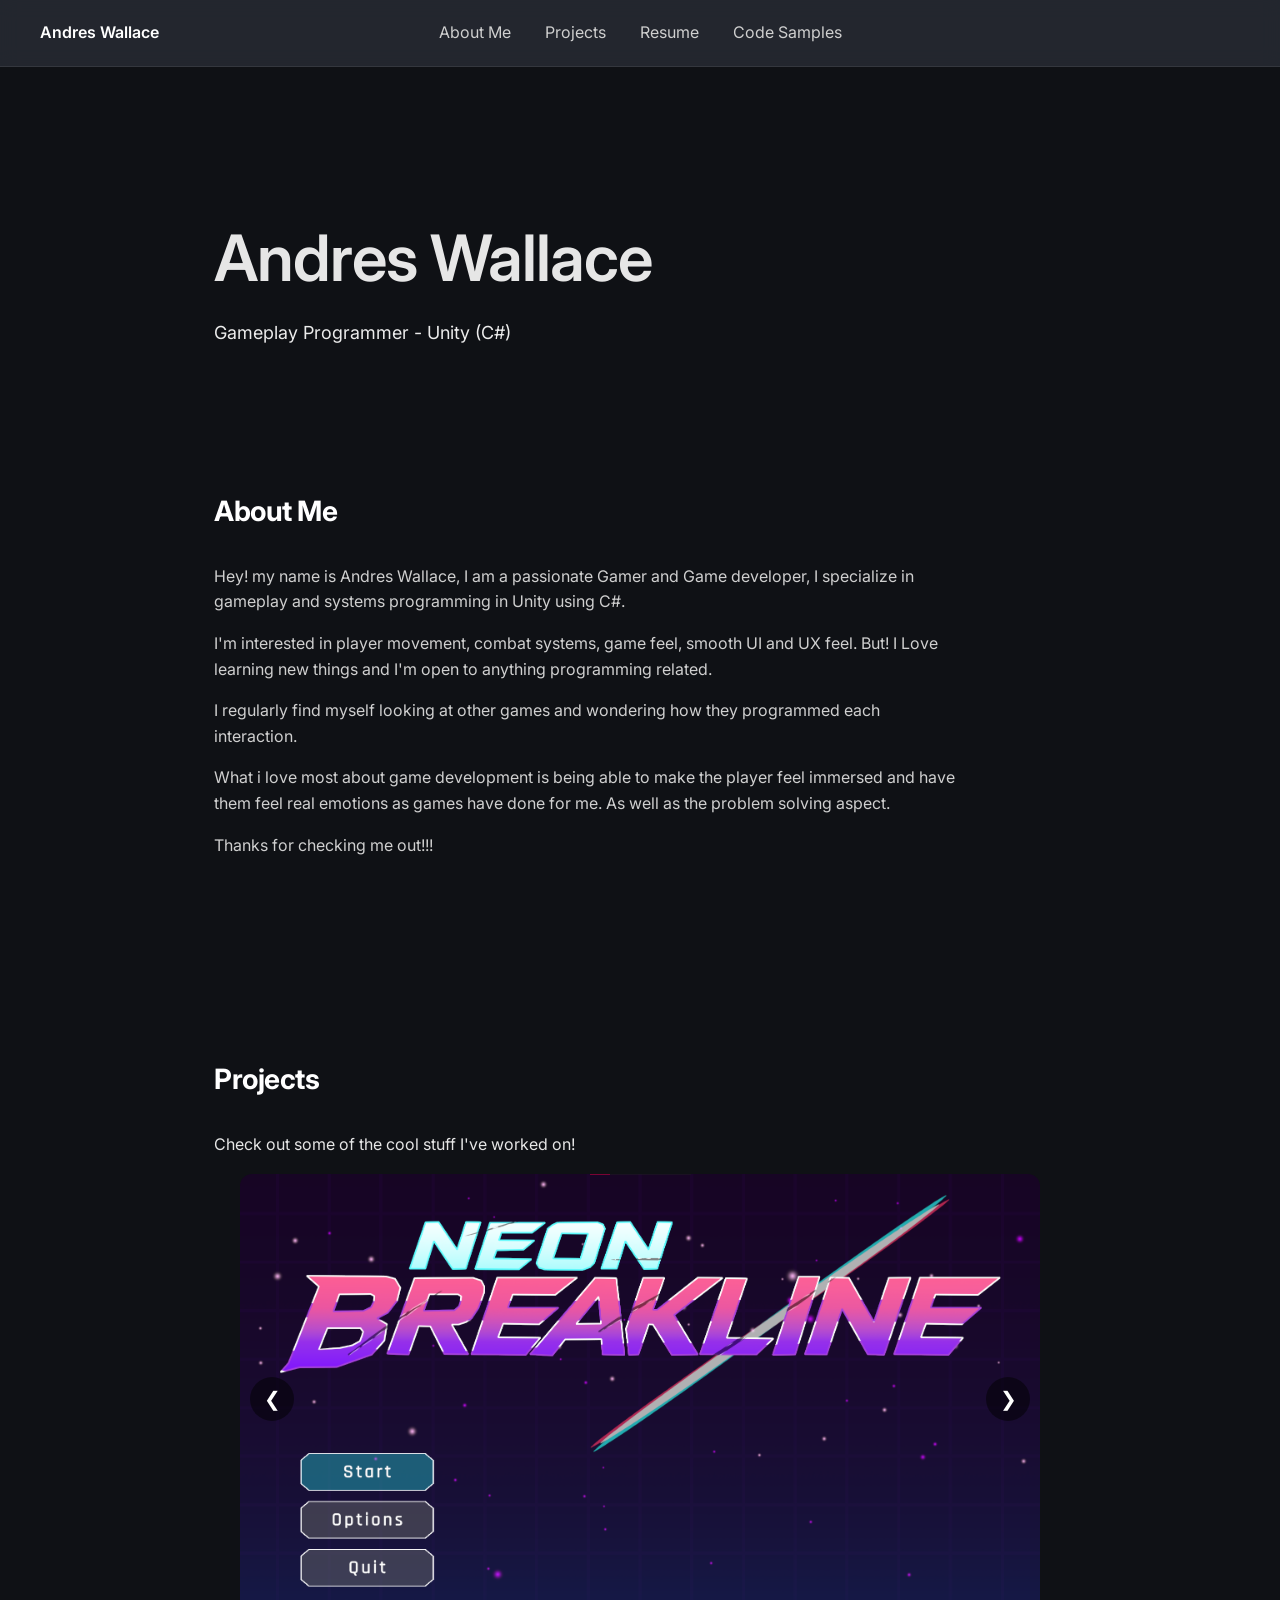
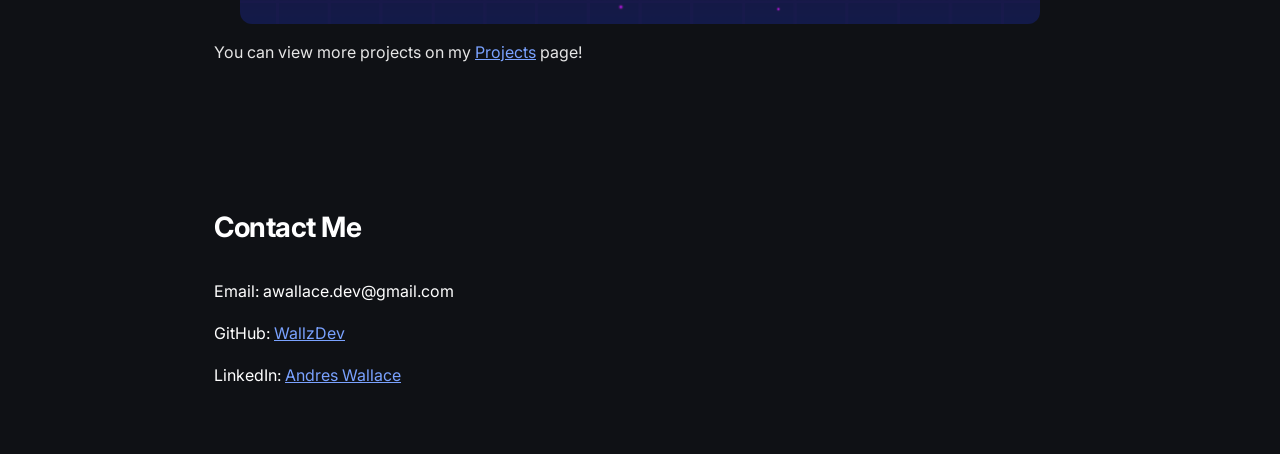
<file: index.html>
<!DOCTYPE html>
<html lang="en">

<nav class="navbar">
  <div class="logo">Andres Wallace</div>

  <div class="links">
    <a href="index.html">About Me</a>
    <a href="projects.html">Projects</a>
    <a href="resume.html">Resume</a>
    <a href="code.html">Code Samples</a>
  </div>
</nav>

<head>
  <meta charset="UTF-8">
  <title>Andres Wallace - Gameplay Programmer</title>
  <link href="https://fonts.googleapis.com/css2?family=Inter:wght@400;600&display=swap" rel="stylesheet">
  <link rel="stylesheet" href="style.css">
</head>
<body>

  <section class="hero">
    <h1>Andres Wallace</h1>
    <p>Gameplay Programmer - Unity (C#)</p>
  </section>

  <section class="about">
    <h2>About Me</h2>
    <p>
      Hey! my name is Andres Wallace, I am a passionate Gamer and Game developer, I specialize in gameplay and systems programming in Unity using C#. </p>

      <p>I'm interested in player movement, combat systems, game feel, smooth UI and UX feel. But! I Love learning new things and I'm open to anything programming related.</p>

      <p>I regularly find myself looking at other games and wondering how they programmed each interaction.</p>

      <p>What i love most about game development is being able to make the player feel immersed and have them feel real emotions as games have done for me.
        As well as the problem solving aspect.
      </p>

      <p>Thanks for checking me out!!!
    </p>
  </section>

  <section class="mini-projects">
    <h2>Projects</h2>

    <p>Check out some of the cool stuff I've worked on!</p>
    
    <div class="carousel">

      <button class="arrow left" onclick="prevSlide()">❮</button>
      <div class="carousel-track">
        <img src="images/Project1.png" class="slide active">
        <img src="images/Project2.png" class="slide">
        <img src="images/Project3.png" class="slide">
      </div>
      <button class="arrow right" onclick="nextSlide()">❯</button>
    </div>
    <p>You can view more projects on my <a href="projects.html">Projects</a> page!</p>
  </section>

  <section class="contact">
    <h2>Contact Me</h2>
    <p>Email: awallace.dev@gmail.com</p>
    <p>GitHub: <a href="https://github.com/WallzDev">WallzDev</a></p>
    <p>LinkedIn: <a href="https://www.linkedin.com/in/andres-wallace-a953593b2">Andres Wallace</a></p>
  </section>

</body>

</html>

<script>
let currentSlide = 0;
const slides = document.querySelectorAll(".slide");

function showSlide(index) {
  slides.forEach(slide => slide.classList.remove("active"));
  slides[index].classList.add("active");
}

function nextSlide() {
  currentSlide = (currentSlide + 1) % slides.length;
  showSlide(currentSlide);
}

function prevSlide() {
  currentSlide = (currentSlide - 1 + slides.length) % slides.length;
  showSlide(currentSlide);
}
</script>
</file>
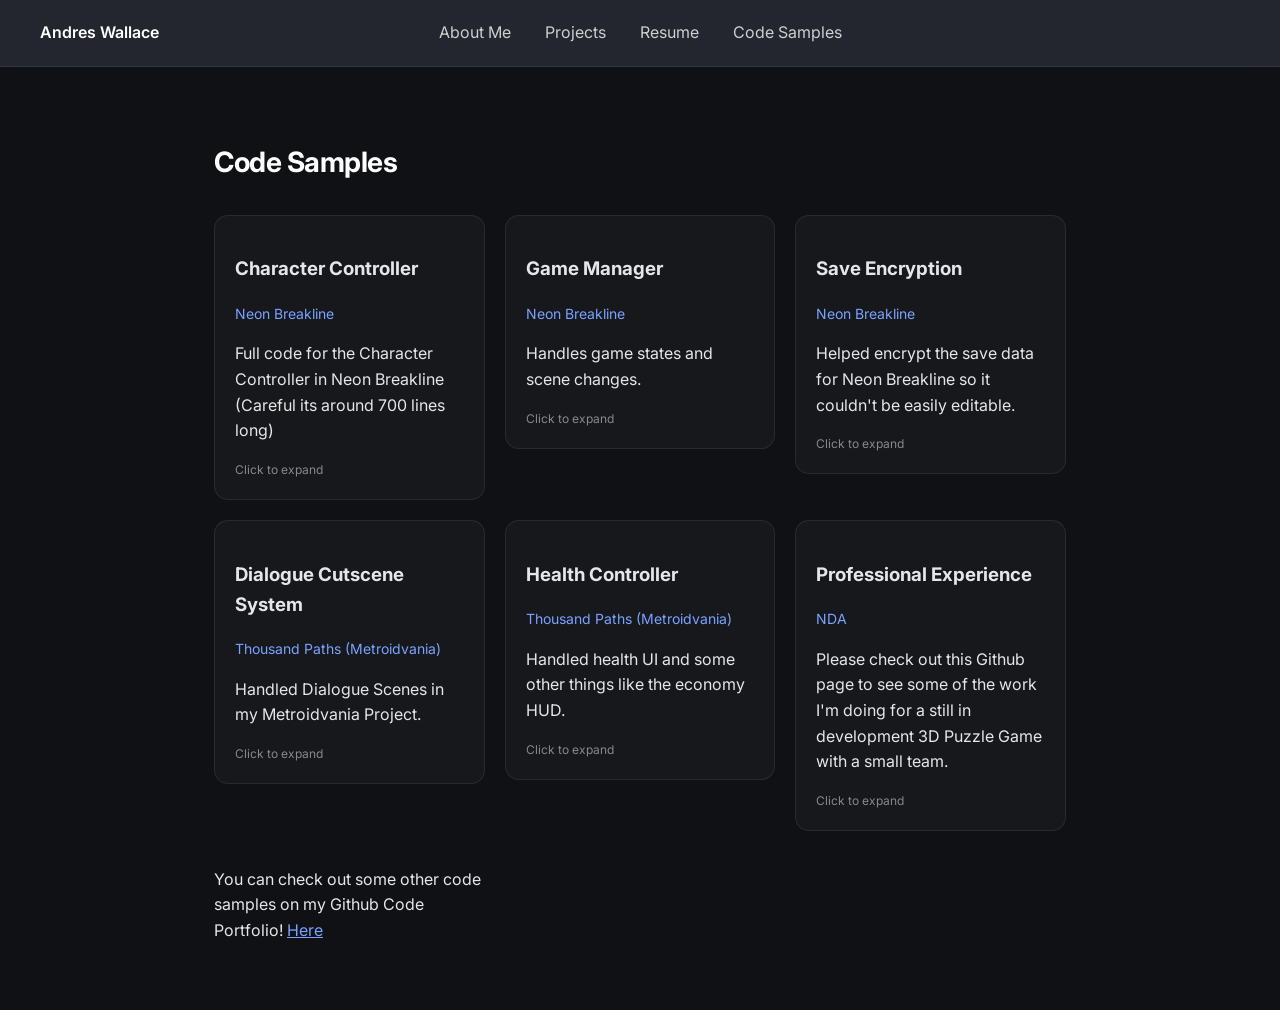
<file: code.html>
<!DOCTYPE html>
<html lang="en">

<nav class="navbar">
  <div class="logo">Andres Wallace</div>

  <div class="links">
    <a href="index.html">About Me</a>
    <a href="projects.html">Projects</a>
    <a href="resume.html">Resume</a>
    <a href="code.html">Code Samples</a>
  </div>
</nav>

<head>
  <meta charset="UTF-8">
  <title>Code Samples</title>

  <link href="https://fonts.googleapis.com/css2?family=Inter:wght@400;600&display=swap" rel="stylesheet">
  <link rel="stylesheet" href="style.css">
</head>

<section>
  <h2>Code Samples</h2>

  <div class="code-grid">

    <div class="code-card" onclick="toggleCard(this)">
      <h3>Character Controller</h3>
      <p class="code-subtitle">Neon Breakline</p>
      <p>
        Full code for the Character Controller in Neon Breakline (Careful its around 700 lines long)
      </p>
      <span class="expand-indicator">Click to expand</span>

      <div class="code-content">
        <pre><code>
using System.Collections;
using Unity.Cinemachine;
using UnityEngine;
using UnityEngine.InputSystem;

public class PlayerController : MonoBehaviour
{
    //RULE: the player ALWAYS moves forward
    //There is NO input that stops or reverses movement

    public static PlayerController Instance;

    [Header("Player Stats")]
    public bool advance = true;
    public bool levelFinished = false;
    public int maxHealth = 3;
    public int currentHealth;
    [HideInInspector] public enum SpeedTier { Base, Lv1, Lv2, Lv3 }
    public SpeedTier speedTier = SpeedTier.Base;
    public bool playerDied = false;

    [Header("Forward Movement Settings")]
    public float baseSpeed = 5f;
    public float lv1Speed = 7f;
    public float lv2Speed = 9f;
    public float lv3Speed = 12f;

    public float baseAnimSpeed = .8f;
    public float lv1AnimSpeed = 1f;
    public float lv2AnimSpeed = 1.1f;
    public float lv3AnimSpeed = 1.2f;

    [Header("Jump Settings")]
    public float jumpForce = 8f;
    public Transform groundCheck;
    [SerializeField] private float groundCheckY = 0.2f;
    [SerializeField] private float groundCheckX = 0.5f;
    public LayerMask groundLayer;
    public bool isGrounded;
    
    [Header("Jump Assist")]
    [SerializeField] private float coyoteTime = 0.1f;
    [SerializeField] private float jumpBufferTime = 0.1f;
    private float coyoteTimeCounter;
    private float jumpBufferCounter;

    [Header("Slide Settings")]
    public float slideDuration = 1f;

    [Header("Attack Settings")]
    public GameObject attackHitbox;
    public float attackCooldown = 0.25f;
    private float lastAttackTime;
    public GameObject slashFX;
    [SerializeField] private float attackBufferTime = .1f;
    private float attackBufferCounter;

    [Header("Parry Settings")]
    public GameObject parryHitbox;
    public float parryAnimDuration = 0.12f;
    public float parrySpeedMultiplier = 0.5f;

    [Header("Pushback Settings")]
    public float pushbackForce = 6f;
    public float pushbackDuration = 0.2f;
    private Coroutine pushbackCoroutine;

    [Header("Hitstop Settings")]
    public float hitstopDuration = 0.07f;
    public float parryHitstopDuration = 0.1f;
    public bool isInHitstop = false;

    [Header("Screen Shake Settings")]
    public CinemachineImpulseSource wallHitImpulseSource;
    public CinemachineImpulseSource parryImpulseSource;
    public CinemachineImpulseSource attackImpulseSource;

    [Header("Camera Settings")]
    public float baseFOV = 40f;
    public float lv1FOV = 41f;
    public float lv2FOV = 43f;
    public float lv3FOV = 45f;

    [Header("Particles")]
    public ParticleSystem parryParticles;
    public ParticleSystem jumpParticles;
    public ParticleSystem bloodParticles;
    

    #region Input Actions
    private PlayerInput playerInput;
    private InputAction jumpAction;
    private InputAction attackAction;
    private InputAction parryAction;
    private InputAction crouchAction;
#endregion
    #region Input Bools
    public bool JumpJustPressed { get; private set; }
    public bool JumpBeingHeld { get; private set; }
    public bool JumpReleased { get; private set; }
    public bool AttackInput { get; private set; }
    public bool ParryInput { get; private set; }
    public bool CrouchInput { get; private set; }
    #endregion


    [HideInInspector] public Rigidbody2D rb;
    [HideInInspector] public Animator anim;
    [HideInInspector] public AudioSource audsrc;
    [HideInInspector] public PlayerStates pState;
    [HideInInspector] public AudioManager audioManager;


    void Awake()
    {

        if (Instance != null && Instance != this)
        {
            Destroy(gameObject);
        }
        else
        {
            Instance = this;
        }
        playerInput = GetComponent();
        SetupInputActions();

        rb = GetComponent();
        anim = GetComponent();
        audsrc = GetComponent();
        pState = GetComponent();
    }

    void Start()
    {
        ToggleCursorOff();
        audioManager = AudioManager.Instance;
        currentHealth = maxHealth;
        PlayerHUDManager.Instance.UpdateHealthUI();
        PlayerHUDManager.Instance.UpdateSpeedTierUI();
    }

    private void SetupInputActions()
    {
        jumpAction = playerInput.actions["Jump"];
        attackAction = playerInput.actions["Attack"];
        parryAction = playerInput.actions["Parry"];
        crouchAction = playerInput.actions["Crouch"];
    }
    public void GetInputs()
    {
        AttackInput = attackAction.WasPressedThisFrame();
        ParryInput = parryAction.WasPressedThisFrame();
        CrouchInput = crouchAction.IsPressed();
        JumpJustPressed = jumpAction.WasPressedThisFrame();
        JumpBeingHeld = jumpAction.IsPressed();
        JumpReleased = jumpAction.WasReleasedThisFrame();
    }

    void Update()
    {
        if (GameManager.Instance.gameIsPaused || levelFinished || playerDied) return;

        CheckGround();
        GetInputs();
        HandleJump();
        Slide();
        HandleAttack();
        Parry();
    }

    void FixedUpdate()
    {
        if (GameManager.Instance.gameIsPaused || levelFinished) return;
        
        if (advance && !playerDied)
        {
            rb.linearVelocity = new Vector2(GetSpeedFromTier(), rb.linearVelocityY);
        }
    }

    private void Jump()
    {
        if (!pState.jumping && !pState.sliding && !pState.parrying)
        {
            pState.jumping = true;
            anim.SetBool("Jumping", true);
            jumpParticles.Play();
            audioManager.PlayRandomJumpSound();
            rb.linearVelocity = new Vector2(rb.linearVelocityX, jumpForce);
        }
    }

    private void HandleJump()
    {
        UpdateCoyoteTime();
        UpdateJumpBuffer();
        TryJump();
    }
    private void UpdateCoyoteTime()
    {
        if (isGrounded)
        {
            coyoteTimeCounter = coyoteTime;
        }
        else
        {
            coyoteTimeCounter -= Time.deltaTime;
        }
    }
    private void UpdateJumpBuffer()
    {
        if (JumpJustPressed)
            jumpBufferCounter = jumpBufferTime;
        else
            jumpBufferCounter -= Time.deltaTime;
    }
    private void TryJump()
    {
        if (jumpBufferCounter > 0f && coyoteTimeCounter > 0f)
        {
            Jump();
            jumpBufferCounter = 0f;
            coyoteTimeCounter = 0f;
        }
    }

    private void Slide()
    {
        if (CrouchInput && isGrounded && !pState.sliding && !pState.attacking && !pState.parrying)
        {
            StartCoroutine(PerformSlide());
        }
    }

    private IEnumerator PerformSlide()
    {
        pState.sliding = true;
        anim.SetTrigger("Slide");
        audioManager.PlaySFX(audioManager.slideSound);
        yield return new WaitForSeconds(slideDuration);
        pState.sliding = false;
    }

    private void HandleAttack()
    {
        UpdateAttackBuffer();
        TryAttack();
    }

    private bool Attack()
    {
        if (Time.time >= lastAttackTime + attackCooldown && !pState.attacking && !pState.sliding && !pState.parrying)
        {
            pState.attacking = true;
            anim.SetTrigger("Attack");
            audioManager.PlayRandomAttackSound();

            lastAttackTime = Time.time;
            return true;
        }

        return false;
    }

    private void UpdateAttackBuffer()
    {
        if (AttackInput)
            attackBufferCounter = attackBufferTime;
        else
            attackBufferCounter -= Time.deltaTime;
    }

    private void TryAttack()
    {
        if (attackBufferCounter > 0f)
        {
            if (Attack())
            {
                attackBufferCounter = 0f;
            }
        }
    }

    private void Parry()
    {
        if (ParryInput && !pState.parrying && !pState.attacking && !pState.sliding && !pState.beingPushedBack)
        {
            StartCoroutine(ParryRoutine());
        }
        
    }

    private IEnumerator ParryRoutine()
    {
        if (pState.beingPushedBack)
            yield break;

        pState.parrying = true;
        anim.SetTrigger("Parry");
        audioManager.PlaySFX(audioManager.parrySound);
        float originalSpeed = GetSpeedFromTier();
        advance = false;
        rb.linearVelocity = new Vector2(originalSpeed * parrySpeedMultiplier, rb.linearVelocityY);
        yield return new WaitForSeconds(parryAnimDuration);
        if (CanAdvance())
        {
            advance = true;
        }
        pState.parrying = false;
    }

    public void OnSuccessfulParry()
    {
        pState.parrying = false;
        anim.SetTrigger("ParrySuccess");
        parryParticles.Play();
        audioManager.PlayRandomParriedSound();
        StartCoroutine(TemporaryInvincibility(0.05f)); // Set Based on animation
        GainSpeedTier();
        StartCoroutine(Hitstop(parryHitstopDuration));
        StartCoroutine(SmallSpeedBoost());
        parryImpulseSource.GenerateImpulse();
    }

    public IEnumerator TemporaryInvincibility(float duration)
    {
        pState.invincible = true;
        yield return new WaitForSeconds(duration);
        pState.invincible = false;
    }

    public IEnumerator SmallSpeedBoost()
    {
        float originalSpeed = GetSpeedFromTier();
        advance = false;
        rb.linearVelocity = new Vector2(originalSpeed * 1.5f, rb.linearVelocityY);
        yield return new WaitForSeconds(0.2f);
        if (CanAdvance())
        {
            advance = true;
        }
    }

    public float GetSpeedFromTier()
    {
        switch (speedTier)
        {
            case SpeedTier.Lv1:
                return lv1Speed;
            case SpeedTier.Lv2:
                return lv2Speed;
            case SpeedTier.Lv3:
                return lv3Speed;
            default:
                return baseSpeed;
        }
    }

    private void CheckGround()
    {
        isGrounded = Physics2D.Raycast(groundCheck.position, Vector2.down, groundCheckY, groundLayer)
            || Physics2D.Raycast(groundCheck.position + new Vector3(groundCheckX, 0, 0), Vector2.down, groundCheckY, groundLayer)
            || Physics2D.Raycast(groundCheck.position + new Vector3(-groundCheckX, 0, 0), Vector2.down, groundCheckY, groundLayer);

        if (isGrounded && rb.linearVelocityY <= 0)
        {
            pState.jumping = false;
            
            anim.SetBool("Jumping", false);
            anim.SetBool("Falling", false);
        }
        else if (!isGrounded)
        {
            anim.SetBool("Falling", true);
        }

    }

    private void OnDrawGizmos()
    {
        if (groundCheck == null) return;

        // Draw the three raycast lines in the Scene view
        Gizmos.color = Color.yellow;

        Vector3 center = groundCheck.position;
        Vector3 right = center + new Vector3(groundCheckX, 0, 0);
        Vector3 left = center + new Vector3(-groundCheckX, 0, 0);

        Gizmos.DrawLine(center, center + Vector3.down * groundCheckY);
        Gizmos.DrawLine(right, right + Vector3.down * groundCheckY);
        Gizmos.DrawLine(left, left + Vector3.down * groundCheckY);
    }

    public void GainSpeedTier()
    {
        if (playerDied) return;
        if (speedTier < SpeedTier.Lv3)
        {
            speedTier++;
            PlayerHUDManager.Instance.UpdateSpeedTierUI();
            audioManager.PlayTierUpPitched(speedTier);
        }
    }
    public void LoseSpeedTier()
    {
        if (playerDied) return;
        if (speedTier > SpeedTier.Base)
        {
            if (pState.invincible) return;

            audioManager.PlayTierDownPitched(speedTier);
            speedTier--;
            PlayerHUDManager.Instance.UpdateSpeedTierUI();
        }
    }

    public void TakeDamage(int damage)
    {
        if (pState.invincible || playerDied) return;
        
        currentHealth -= damage;
        PlayerHUDManager.Instance.UpdateHealthUI();

        if (currentHealth <= 0)
        {
            Die();
        }
    }

    private void Die()
    {
        if (playerDied) return;
        StartCoroutine(DeathRoutine());
    }

    private IEnumerator DeathRoutine()
    {
        audioManager.PlayRandomDeathSound();
        advance = false;
        playerDied = true;
        rb.linearVelocity = new Vector2(0,0);
        anim.Play("PlayerDeath");
        yield return new WaitForSeconds(2f);
        GameManager.Instance.RestartLevelAfterFade();
        
    }

    public void ApplyPushback()
    {
        if (pState.invincible) return;
        
        audioManager.PlaySFX(audioManager.hitWallSound);
        pState.beingPushedBack = true;
        anim.SetTrigger("Hit");
        rb.linearVelocity = Vector2.zero;
        rb.AddForce(new Vector2(-pushbackForce, pushbackForce * 0.5f), ForceMode2D.Impulse);

        LoseSpeedTier();
        wallHitImpulseSource.GenerateImpulse();
        StartCoroutine(Hitstop(hitstopDuration));
        
        if (pushbackCoroutine != null)
        {
            StopCoroutine(pushbackCoroutine);
        }
        pushbackCoroutine = StartCoroutine(ContinueAfterPushback(pushbackDuration));
    }

    public IEnumerator ContinueAfterPushback(float delay)
    {
        advance = false;
        yield return new WaitForSeconds(delay);
        advance = true;
        pState.beingPushedBack = false;
    }
    IEnumerator Hitstop(float time)
    {
        if (isInHitstop)
            yield break;

        isInHitstop = true;

        //float originalTimeScale = Time.timeScale;
        Time.timeScale = 0f;

        yield return new WaitForSecondsRealtime(time);

        if (!GameManager.Instance.gameIsPaused)
        {
            Time.timeScale = /*originalTimeScale*/ 1f;
        }
        isInHitstop = false;
    }

    public void DoHitStop(float time)
    {
        StartCoroutine(Hitstop(time));
    }

    public void DoAttackScreenShake()
    {
        attackImpulseSource.GenerateImpulse();
    }

    public void SpawnSlashFX()
    {
        float randomDir = Random.Range(-4,4);
        Quaternion rotation = Quaternion.Euler(0, 0, randomDir);
        Vector3 spawnPos = transform.position;
        spawnPos.y += Random.Range(-.15f, .15f);

        GameObject slash = Instantiate(slashFX, spawnPos, rotation);

        float randomScale = Random.Range(.9f, 1.1f);
        slash.transform.localScale *= randomScale;
    }

    public void SpawnBloodFX(Vector3 position)
    {
        ParticleSystem particles = Instantiate(bloodParticles, position, Quaternion.identity);
        Destroy(particles.gameObject, particles.main.duration + particles.main.startLifetime.constantMax);
    }


    public void ChangeCameraFov()
    {
        baseFOV = CameraManager.Instance.normalCameraFov;
        switch (speedTier)
        {
            case SpeedTier.Lv1:
                CameraManager.Instance.currentCamera.Lens.FieldOfView = lv1FOV;
                anim.SetFloat("RunSpeed", lv1AnimSpeed);
                break;
            case SpeedTier.Lv2:
                CameraManager.Instance.currentCamera.Lens.FieldOfView = lv2FOV;
                anim.SetFloat("RunSpeed", lv2AnimSpeed);
                break;
            case SpeedTier.Lv3:
                CameraManager.Instance.currentCamera.Lens.FieldOfView = lv3FOV;
                anim.SetFloat("RunSpeed", lv3AnimSpeed);
                break;
            default:
                CameraManager.Instance.currentCamera.Lens.FieldOfView = baseFOV;
                anim.SetFloat("RunSpeed", baseAnimSpeed);
                break;
        }
    }

    public void EnableAttackHitbox()
    {
        attackHitbox.SetActive(true);
    }

    public void DisableAttackHitbox()
    {
        pState.attacking = false;
        attackHitbox.SetActive(false);
    }

    public void EnableParryHitbox()
    {
        parryHitbox.SetActive(true);
    }

    public void DisableParryHitbox()
    {
        pState.parrying = false;
        parryHitbox.SetActive(false);
    }

    public bool CanAdvance()
    {
        return !pState.beingPushedBack; // Add anythyng needed
    }

    public void PlayFootStepSound()
    {
        audioManager.PlayRandomFootStepSound();
    }

    /// UTILITIES

    public void ToggleCursorOn()
    {
        if (playerInput.currentControlScheme == "Controller") return;

        Cursor.lockState = CursorLockMode.None;
        Cursor.visible = true;
    }

    public void ToggleCursorOff()
    {
        Cursor.lockState = CursorLockMode.Locked;
        Cursor.visible = false;
    }

}
        </code></pre>
      </div>
    </div>

    <div class="code-card" onclick="toggleCard(this)">
      <h3>Game Manager</h3>
      <p class="code-subtitle">Neon Breakline</p>
      <p>
        Handles game states and scene changes.
      </p>
      <span class="expand-indicator">Click to expand</span>

      <div class="code-content">
        <pre><code>
using System;
using System.Collections;
using UnityEngine;
using UnityEngine.InputSystem;
using UnityEngine.SceneManagement;
using UnityEngine.UI;


public class GameManager : MonoBehaviour
{
    public static GameManager Instance { get; private set; }

    [SerializeField] private GameObject pauseMenu;
    [SerializeField] private Button pauseMenuButton;
    public bool gameIsPaused;

    private PlayerInput playerInput;
    private InputAction pauseAction;


    private void Awake()
    {
        if (Instance != null && Instance != this)
        {
            Destroy(gameObject);
        }
        else
        {
            Instance = this;
        }
        Time.timeScale = 1f;

        playerInput = FindFirstObjectByType<PlayerInput>();
        pauseAction = playerInput.actions["Pause"];
    }

    private void Update()
    {
        if (pauseAction.WasPressedThisFrame())
        {
            TogglePause();
        }

    }

    public void TogglePause()
    {
        if (PlayerController.Instance.pState.inTutorial || PlayerController.Instance.levelFinished) return;

        if (gameIsPaused)
        ResumeGame();
        else
        PauseGame();
    }

    public void PauseGame()
    {
        Time.timeScale = 0f;
        gameIsPaused = true;
        pauseMenu.SetActive(true);
        pauseMenuButton.Select();
    }

    public void ResumeGame()
    {
        Time.timeScale = 1f;
        gameIsPaused = false;
        pauseMenu.SetActive(false);
    }

    public void ExitToMainMenu()
    {
        Time.timeScale = 1f;
        SceneManager.LoadScene("MainMenu");
    }

    public void RestartLevel()
    {
        Time.timeScale = 1f;
        SceneManager.LoadScene(SceneManager.GetActiveScene().buildIndex);
    }

}
        </code></pre>
      </div>
    </div>

<div class="code-card" onclick="toggleCard(this)">
      <h3>Save Encryption</h3>
      <p class="code-subtitle">Neon Breakline</p>
      <p>
        Helped encrypt the save data for Neon Breakline so it couldn't be easily editable.
      </p>
      <span class="expand-indicator">Click to expand</span>

      <div class="code-content">
        <pre><code>
using System;
using System.IO;
using System.Security.Cryptography;
using System.Text;
using UnityEngine;

public static class EncryptionUtility
{
    private static readonly string key = "ProjectForwardWallaceKey"; //24 chars
    private static readonly string iv = "ProjectForwardIV"; //16 chars

    public static string Encrypt(string plainText)
    {
        using (Aes aes = Aes.Create())
        {
            aes.Key = Encoding.UTF8.GetBytes(key.Substring(0, 24));
            aes.IV = Encoding.UTF8.GetBytes(iv.Substring(0, 16));

            using (MemoryStream ms = new MemoryStream())
            using (CryptoStream cs = new CryptoStream(ms, aes.CreateEncryptor(), CryptoStreamMode.Write))
            using (StreamWriter sw = new StreamWriter(cs))
            {
                sw.Write(plainText);
                sw.Close();
                return Convert.ToBase64String(ms.ToArray());
            }
        }
    }

    public static string Decrypt(string cipherText)
    {
        using (Aes aes = Aes.Create())
        {
            aes.Key = Encoding.UTF8.GetBytes(key.Substring(0, 24));
            aes.IV = Encoding.UTF8.GetBytes(iv.Substring(0, 16));

            byte[] buffer = Convert.FromBase64String(cipherText);

            using (MemoryStream ms = new MemoryStream(Convert.FromBase64String(cipherText)))
            using (CryptoStream cs = new CryptoStream(ms, aes.CreateDecryptor(), CryptoStreamMode.Read))
            using (StreamReader sr = new StreamReader(cs))
            {
                return sr.ReadToEnd();
            }
        }
    }
}
        </code></pre>
      </div>
    </div>

<div class="code-card" onclick="toggleCard(this)">
      <h3>Dialogue Cutscene System</h3>
      <p class="code-subtitle">Thousand Paths (Metroidvania)</p>
      <p>
        Handled Dialogue Scenes in my Metroidvania Project.
      </p>
      <span class="expand-indicator">Click to expand</span>

      <div class="code-content">
        <pre><code>
using System.Collections;
using System.Collections.Generic;
using TMPro;
using UnityEditor.Rendering;
using UnityEngine;
using UnityEngine.UI;

public class CutsceneSystem : MonoBehaviour
{
    [Header("Core")]
    public static CutsceneSystem instance;
    public AudioSource audioSource;

    [Header("Dialogue")]
    public bool isInDialogue;
    public DialogueLines[] lines;
    public int currentLine;
    public float ogTextSpeed;
    public float textSpeed;
    [SerializeField][TextArea] private string[] textInfo;

    [Header("UI")]
    public GameObject dialogueBox;
    public TMP_Text currentText;
    public TMP_Text currentNameText;
    public Image characterImage;
    public Image indicator;
    [HideInInspector] public Animator indicatorAnim;

    [Header("CharacterCheck")]
    public bool solveigTalking;
    public bool asaTalking;
    public bool kurohaTalking;
    public bool ichikaTalking;
    public bool kingTalking;
    public bool mayukaTalking;
    public bool mikaelTalking;


    private Queue<DialogueLines> dialogueQueue;
    private bool isScrolling;

    private void Awake()
    {
        if (instance != null && instance != this)
        {
            Destroy(gameObject);
        }
        else
        {
            instance = this;
        }
        dialogueQueue = new Queue<DialogueLines>();
        ogTextSpeed = textSpeed;
        indicatorAnim = indicator.GetComponent<Animator>();
        this.gameObject.SetActive(false);
    }

    public void Update()
    {
        if (!isInDialogue) return;

        if (textSpeed > ogTextSpeed)
        {
            textSpeed = ogTextSpeed;
        }

        if (Input.GetButtonDown("Submit") || Input.GetKeyDown(KeyCode.Space) || Input.GetKeyDown(KeyCode.Mouse0))
        {
            DisplayNextLine();
            if (isScrolling)
            {
                textSpeed /= 7;
            }
        }
        else if (Input.GetButtonUp("Submit") || Input.GetKeyUp(KeyCode.Space) || Input.GetKeyUp(KeyCode.Mouse0))
        {
            textSpeed *= 7;
        }
    }

    public void StartDialogue(DialogueLines[] lines)
    {
        if (isInDialogue) return;

        textSpeed = ogTextSpeed;
        dialogueQueue.Clear();
        foreach (var line in lines)
        {
            if (!PlayerController.Instance.playedDialogueIds.Contains(line.id))
            {
                dialogueQueue.Enqueue(line);

                if (line.deleteAfterPlay)
                {
                    PlayerController.Instance.playedDialogueIds.Add(line.id);
                }
            }
        }
        isInDialogue = true;
        PlayerController.Instance.pState.cantControl = true;
        PlayerController.Instance.rb.velocity = new Vector3(0, 0, 0);
        PlayerController.Instance.ReturnToIdle();
        dialogueBox.SetActive(true);
        DisplayNextLine();
    }

    public void DisplayNextLine()
    {
        if (isScrolling) return;

        indicatorAnim.SetBool("End", false);
        if (dialogueQueue.Count == 0)
        {
            EndDialogue();
            return;
        }
        if (dialogueQueue.Count == 1)
        {
            indicatorAnim.SetBool("End",true);
        }

        var currentLine = dialogueQueue.Dequeue();
        UpdateUI(currentLine);
        PlayDialogueSound(currentLine);
        StartCoroutine(ScrollText(currentLine.dialogueText));
        
        if (currentLine.action.GetPersistentEventCount() > 0)
        {
            currentLine.action.Invoke();
        }
    }

    private void UpdateUI(DialogueLines line)
    {
        if (line.character.ToString() == "NONE")
        {
            currentNameText.text = "";
            characterImage.sprite = line.GetCharacterPortrait();
        }    
        else
        {
            currentNameText.text = line.character.ToString();
            characterImage.sprite = line.GetCharacterPortrait();
        }
    }
    private IEnumerator ScrollText(string text)
    {
        indicatorAnim.SetTrigger("Scrolling");
        isScrolling = true;
        currentText.text = "";

        foreach (char c in text)
        {
            currentText.text += c;
            yield return new WaitForSeconds(textSpeed);
        }

        isScrolling = false;
        if (indicatorAnim.GetBool("End") == false)
        {
            indicatorAnim.SetTrigger("Next");
        }

    }

    private void PlayDialogueSound(DialogueLines line)
    {
        if (audioSource == null) return;

        AudioClip clip = line.GetSoundEffect();
        if (clip != null)
        {
            audioSource.PlayOneShot(clip);
        }
    }

    public void EndDialogue()
    {
        dialogueBox.SetActive(false);
        isInDialogue = false;
        PlayerController.Instance.pState.cantControl = false;
        this.gameObject.SetActive(false);
    }
}
        </code></pre>
      </div>
    </div>

<div class="code-card" onclick="toggleCard(this)">
      <h3>Health Controller</h3>
      <p class="code-subtitle">Thousand Paths (Metroidvania)</p>
      <p>
        Handled health UI and some other things like the economy HUD.
      </p>
      <span class="expand-indicator">Click to expand</span>

      <div class="code-content">
        <pre><code>
using System.Collections;
using System.Collections.Generic;
using TMPro;
using UnityEngine;
using UnityEngine.UI;

public class HealthController : MonoBehaviour
{
    PlayerController player;

    private GameObject[] sakuraContainer;
    private Image[] sakuraFilled;
    public Transform sakuraParent;
    public GameObject sakuraContainerPrefab;
    public TextMeshProUGUI riceText;
    public TextMeshProUGUI coinsText;
    [SerializeField] public Animator riceCounter;
    [SerializeField] public Animator coinsCounter;
    public bool riceCollected;
    public bool coinsCollected;

    void Start()
    {
        player = PlayerController.Instance;
        sakuraContainer = new GameObject[PlayerController.Instance.maxTotalHealth];
        sakuraFilled = new Image[PlayerController.Instance.maxTotalHealth];

        PlayerController.Instance.onHealthChangedCallback += UpdateSakuraHUD;
        InstantiateSakuraContainers();
        UpdateSakuraHUD();
        UpdateMoneyHUD();
    }

    void SetSakuraContainer()
    {
        for (int i = 0; i < sakuraContainer.Length; i++)
        {
            if (i < PlayerController.Instance.maxHealth)
            {
                sakuraContainer[i].SetActive(true);
            }
            else
            {
                sakuraContainer[i].SetActive(false);
            }
        }
    }

    void SetFilledSakura()
    {
        for (int i = 0; i < sakuraFilled.Length; i++)
        {
            if (i < PlayerController.Instance.Health)
            {
                sakuraFilled[i].GetComponent<Animator>().SetBool("Filled", true);
            }
            else
            {
                sakuraFilled[i].GetComponent<Animator>().SetBool("Filled", false);
            }
        }
    }

    void InstantiateSakuraContainers()
    {
        for(int i = 0; i < PlayerController.Instance.maxTotalHealth; i++)
        {
            GameObject temp = Instantiate(sakuraContainerPrefab);
            temp.transform.SetParent(sakuraParent, false);
            sakuraContainer[i] = temp;
            sakuraFilled[i] = temp.transform.Find("Flower").GetComponent<Image>();
        }
    }

    void UpdateSakuraHUD()
    {
        SetSakuraContainer();
        SetFilledSakura();
    }

    public void UpdateMoneyHUD()
    {
        if (riceCollected)
        {
            StartCoroutine(RiceCoroutine());
        }
        if (coinsCollected)
        {
            StartCoroutine(CoinsCoroutine());
        }
    }
    public void UpdateMoneyHUDForKatana()
    {
        StartCoroutine(RiceCoroutine());
        StartCoroutine(CoinsCoroutine());
    }

    public IEnumerator RiceCoroutine()
    {
        if (riceCounter.GetBool("Opened") == false)
        {

            riceCollected = false;
            riceCounter.SetTrigger("Open");
            riceCounter.SetBool("Opened", true);
            riceText.text = player.riceOwned.ToString();
            yield return new WaitForSeconds(3f);

            if (!riceCounter.GetBool("Closing"))
            {
                riceCounter.SetBool("Closing", true);
                riceCounter.SetTrigger("Close");
                riceCounter.SetBool("Opened", false);
                yield return new WaitForSeconds(.1f);
                riceCounter.SetBool("Closing", false);
            }
        }
        else
        {
            riceText.text = player.riceOwned.ToString();
        }
    }
    public IEnumerator CoinsCoroutine()
    {
        if (coinsCounter.GetBool("Opened") == false)
        {

            coinsCollected = false;
            coinsCounter.SetTrigger("Open");
            coinsCounter.SetBool("Opened", true);
            coinsText.text = player.coinsOwned.ToString();
            yield return new WaitForSeconds(3f);

            if (!coinsCounter.GetBool("Closing"))
            {
                coinsCounter.SetBool("Closing", true);
                coinsCounter.SetTrigger("Close");
                coinsCounter.SetBool("Opened", false);
                yield return new WaitForSeconds(.1f);
                coinsCounter.SetBool("Closing", false);
            }
        }
        else
        {
            coinsText.text = player.coinsOwned.ToString();
        }
    }

}
        </code></pre>
      </div>
    </div>

<div class="code-card" onclick="toggleCard(this)">
      <h3>Professional Experience</h3>
      <p class="code-subtitle">NDA</p>
      <p>
        Please check out this Github page to see some of the work I'm doing for a still in development 3D Puzzle Game with a small team.
      </p>
      <span class="expand-indicator">Click to expand</span>

      <div class="code-content">
        <p>
            <a href="https://github.com/WallzDev/Code-Portfolio/tree/main/Professional">Repository</a>
        </p>
      </div>
    </div>

    <p>
        You can check out some other code samples on my Github Code Portfolio! 
        <a href="https://github.com/WallzDev/Code-Portfolio/tree/main">Here</a>
    </p>

  </div>
</section>

<script>
function toggleCard(card) {
  const allCards = document.querySelectorAll(".code-card");

  allCards.forEach(c => {
    if (c !== card) {
      c.classList.remove("active");
    }
  });

  card.classList.toggle("active");
}
</script>
</file>
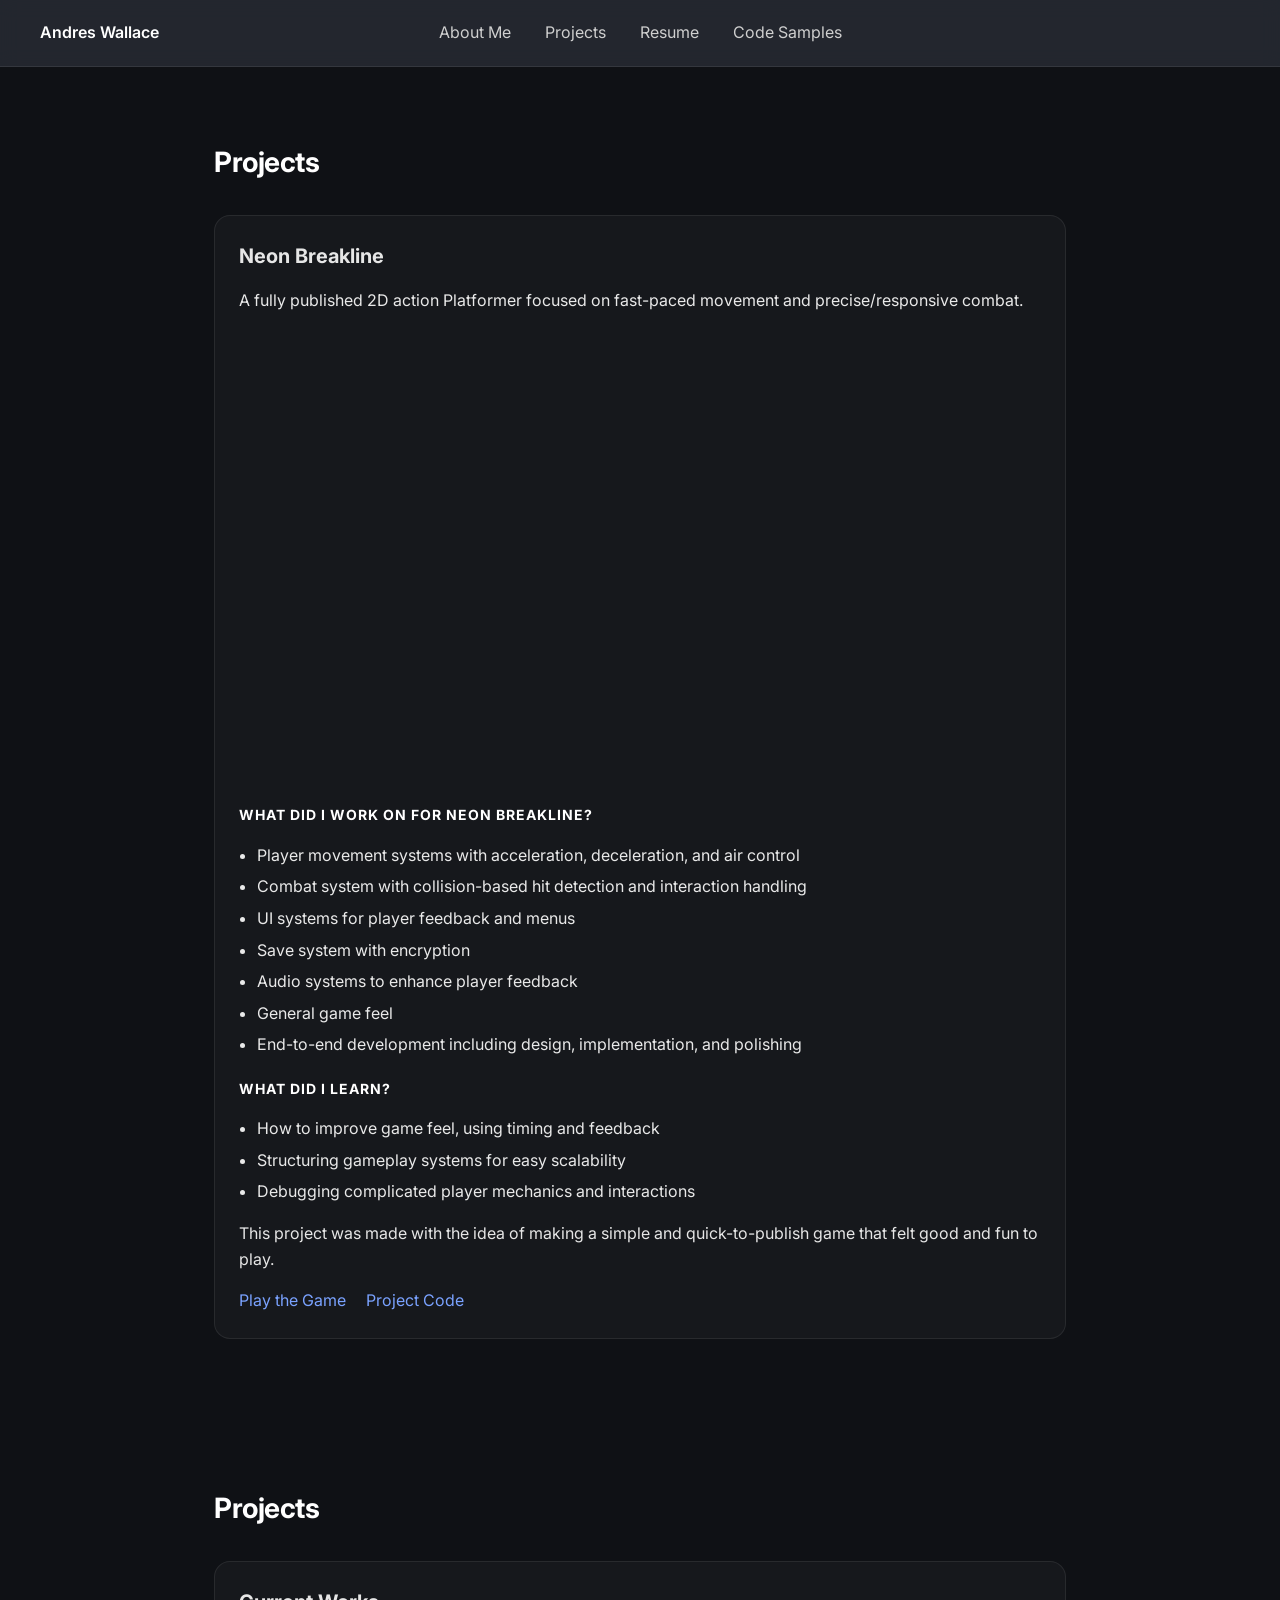
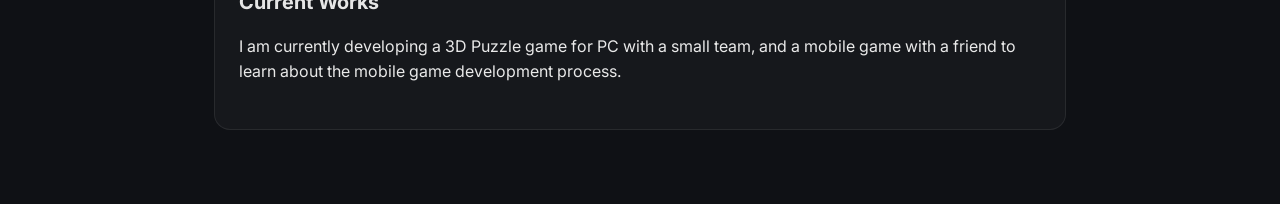
<file: projects.html>
<!DOCTYPE html>
<html lang="en">
  
<nav class="navbar">
  <div class="logo">Andres Wallace</div>

  <div class="links">
    <a href="index.html">About Me</a>
    <a href="projects.html">Projects</a>
    <a href="resume.html">Resume</a>
    <a href="code.html">Code Samples</a>
  </div>
</nav>

<head>
  <meta charset="UTF-8">
  <title>Projects</title>

  <link href="https://fonts.googleapis.com/css2?family=Inter:wght@400;600&display=swap" rel="stylesheet">
  <link rel="stylesheet" href="style.css">
</head>

<section>
  <h2>Projects</h2>

  <div class="project">
    <h3>Neon Breakline</h3>

    <p class="project-desc">
      A fully published 2D action Platformer focused on fast-paced movement and precise/responsive combat.
    </p>
    <div class="video-wrapper">
      <iframe 
    src="https://www.youtube.com/embed/U75Gh5HOEqw?si=YR5vKQ9fpHREVuwo" title="YouTube video player" 
    frameborder="0" allow="accelerometer; autoplay; clipboard-write; encrypted-media; gyroscope; picture-in-picture; 
    web-share" referrerpolicy="strict-origin-when-cross-origin" allowfullscreen></iframe>
</div>

    <div class="project-section">
      <h4>What did I work on for Neon Breakline?</h4>
      <ul>
        <li>Player movement systems with acceleration, deceleration, and air control</li>
        <li>Combat system with collision-based hit detection and interaction handling</li>
        <li>UI systems for player feedback and menus</li>
        <li>Save system with encryption</li>
        <li>Audio systems to enhance player feedback</li>
        <li>General game feel</li>
        <li>End-to-end development including design, implementation, and polishing</li>
      </ul>
    </div>

    <div class="project-section">
      <h4>What did I learn?</h4>
      <ul>
        <li>How to improve game feel, using timing and feedback</li>
        <li>Structuring gameplay systems for easy scalability</li>
        <li>Debugging complicated player mechanics and interactions</li>
      </ul>
      <p>This project was made with the idea of making a simple and quick-to-publish game that felt good and fun to play.</p>
    </div>

    <div class="project-links">
      <a href="https://wallzdev.itch.io/neonbreakline">Play the Game</a>
      <a href="https://github.com/WallzDev/Code-Portfolio/tree/main/ProjectForward/Scripts"> Project Code</a>
    </div>
  </div>
</section>

<section>
  <h2>Projects</h2>

  <div class="project">
    <h3>Current Works</h3>

    <p class="project-desc">
      I am currently developing a 3D Puzzle game for PC with a small team, and a mobile game with a friend to learn about the mobile game development process.
    </p>
  </div>
</section>
</file>
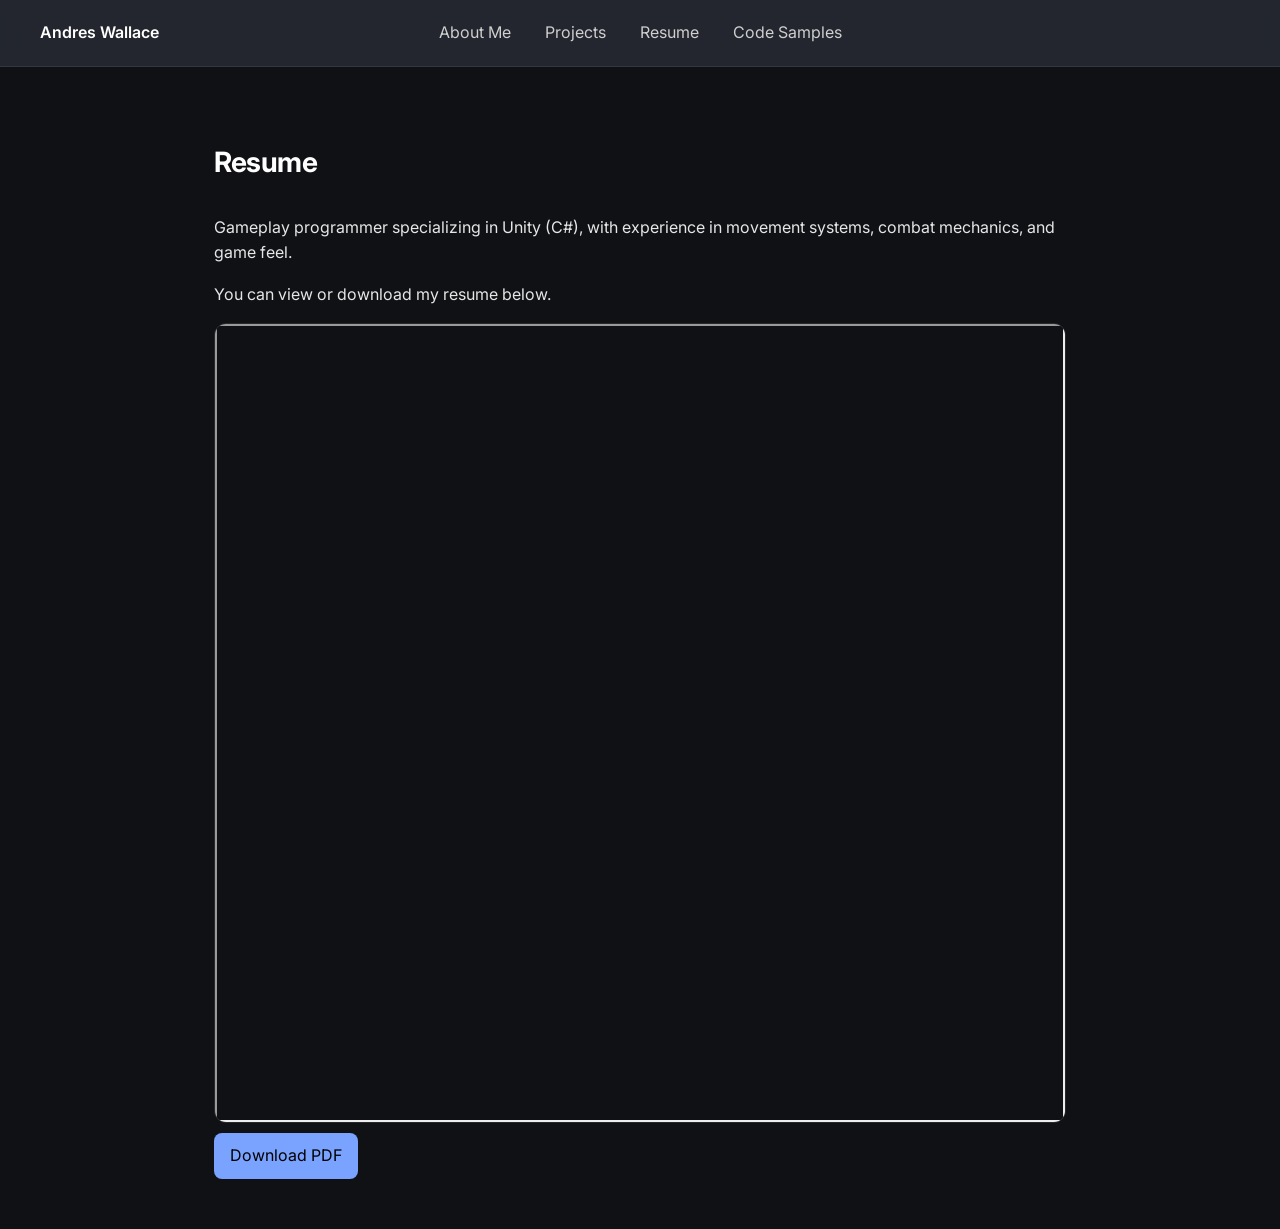
<file: resume.html>
<!DOCTYPE html>
<html lang="en">
  
<nav class="navbar">
  <div class="logo">Andres Wallace</div>

  <div class="links">
    <a href="index.html">About Me</a>
    <a href="projects.html">Projects</a>
    <a href="resume.html">Resume</a>
    <a href="code.html">Code Samples</a>
  </div>
</nav>

<head>
  <meta charset="UTF-8">
  <title>Resume</title>

  <link href="https://fonts.googleapis.com/css2?family=Inter:wght@400;600&display=swap" rel="stylesheet">
  <link rel="stylesheet" href="style.css">
</head>

<section>
  <h2>Resume</h2>
  <p>Gameplay programmer specializing in Unity (C#), with experience in movement systems, combat mechanics, and game feel.</p>

  <p>You can view or download my resume below.</p>

  <div class="resume-wrapper">
    <iframe id="resumeFrame" src="CV-AndresWallace2.pdf"></iframe>
  </div>

  <a href="CV-AndresWallace2.pdf" class="resume-btn" download>
    Download PDF
  </a>
</section>
</file>
<file: style.css>
.navbar {
  z-index: 1000;
  display: grid;
  grid-template-columns: 1fr auto 1fr;
  align-items: center;
  padding: 20px 40px;
  position: sticky;
  top: 0;
  background: rgba(40, 44, 53, 0.8);
  backdrop-filter: blur(10px);
  border-bottom: 1px solid rgba(255, 255, 255, 0.08);
}

.logo {
  font-weight: 600;
  color: white;
  justify-self: start;
}

.links {
  justify-self: center;
}

.links a {
  margin: 0 15px;
  color: #cfcfcf;
  text-decoration: none;
  transition: color 0.2s ease;
}

.links a:hover {
  color: white;
}

body {
  margin: 0;
  font-family: 'Inter', sans-serif;
  background: #0f1115;
  color: #e6e6e6;
  line-height: 1.6;
}

section {
  max-width: 900px;
  margin: auto;
  padding: 50px 24px;
}

.hero {
  text-align: left;
  padding-top: 140px;
}

h1 {
  font-size: 64px;
  font-weight: 600;
  margin: 0;
  letter-spacing: -1px;
}

.hero p {
  font-size: 18px;
  color: #ececec;
  margin-top: 10px;
}

h2 {
  font-size: 28px;
  margin-bottom: 30px;
  color: #ffffff;
  letter-spacing: -0.5px;
}

.about p {
  color: #cfcfcf;
  font-size: 16px;
  max-width: 750px;
}

.project {
  background: rgba(255, 255, 255, 0.03);
  border: 1px solid rgba(255, 255, 255, 0.08);
  border-radius: 16px;
  padding: 24px;
  margin-bottom: 24px;
  transition: transform 0.2s ease, border 0.2s ease;
}

.project:hover {
  transform: translateY(-6px);
  border: 1px solid rgba(255, 255, 255, 0.18);
  position: relative;
  z-index: 1;
}

.project h3 {
  margin: 0 0 10px 0;
  font-size: 20px;
}

.project-desc {
  color: #e9e9e9;
  margin-bottom: 20px;
}

.project-section h4 {
  margin: 20px 0 10px;
  font-size: 14px;
  color: #ffffff;
  text-transform: uppercase;
  letter-spacing: 1px;
}

.project-section ul {
  padding-left: 18px;
  color: #e9e9e9;
}

.project-section li {
  margin-bottom: 6px;
}

.project-links a {
  margin-right: 16px;
  color: #7aa2ff;
  text-decoration: none;
}

.project-links a:hover {
  text-decoration: underline;
}

.contact p {
  color: #ffffff;
}

a {
  color: #7aa2ff;
}

.video-wrapper {
  position: relative;
  width: 100%;
  max-width: 900px;
  margin: 20px auto;

  aspect-ratio: 16 / 9;
  border-radius: 12px;
  overflow: hidden;
}

.video-wrapper iframe {
  width: 100%;
  height: 100%;
  border: none;
}

.resume-btn {
  display: inline-block;
  padding: 10px 16px;
  background: #7aa2ff;
  color: black;
  border-radius: 8px;
  text-decoration: none;
  margin-top: 10px;
}

.resume-container {
  max-width: 1000px;
  margin: 30px auto;
  margin-top: 20px;
  border-radius: 12px;
  overflow: visible;
  border: 1px solid rgba(255,255,255,0.1);
}

.resume-container iframe {
  width: 100%;
  height: 800px;
  border: none;
}

.resume-wrapper {
  width: 100%;
  height: 800px;
  overflow: hidden;
  border-radius: 12px;
  border: 1px solid rgba(255,255,255,0.1);
}

.resume-wrapper iframe {
  width: 100%;
  height: 100%;
  transform-origin: top center;
}

.code-grid {
  display: grid;
  grid-template-columns: repeat(auto-fit, minmax(260px, 1fr));
  gap: 20px;
  align-items: start;
}

.code-card {
  background: rgba(255,255,255,0.03);
  border: 1px solid rgba(255,255,255,0.08);
  border-radius: 14px;
  padding: 20px;
  cursor: pointer;
  transition: all 0.25s ease;
  overflow: hidden;
  width: 100%;
  box-sizing: border-box;
}

.code-card:hover {
  transform: translateY(-4px);
  border: 1px solid rgba(255,255,255,0.2);
}

.code-subtitle {
  font-size: 14px;
  color: #7aa2ff;
  margin-bottom: 10px;
}

.code-content {
  max-height: 0;
  overflow: hidden;
  transition: max-height 0.4s ease;
  margin-top: 0;
}

.code-card.active {
  grid-column: 1 / -1;
  padding: 30px;
}

.code-card.active .code-content {
  max-height: 500px;
  margin-top: 20px;
}

.code-card.active pre {
  max-height: 400px;
}

.expand-indicator {
  display: block;
  margin-top: 10px;
  font-size: 12px;
  color: #888;
}

.code-card.active .expand-indicator {
  display: none;
}

pre {
  background: #1a1a1a;
  padding: 20px;
  border-radius: 10px;
  overflow-x: auto;
  white-space: pre;
  max-height: 400px;
  font-size: 14px;
  line-height: 1.5;
}

code {
  color: #dcdcdc;
  font-size: 14px;
}

* {
  box-sizing: border-box;
}

.mini-projects {
  margin-top: 60px;
}

.carousel {
  position: relative;
  max-width: 800px;
  margin: auto;
  overflow: hidden;
  border-radius: 12px;
}

.carousel-track {
  position: relative;
  aspect-ratio: 16 / 9;
}

.slide {
  position: absolute;
  width: 100%;
  height: 100%;
  object-fit: cover;

  opacity: 0;
  transition: opacity 0.4s ease;
}

.slide.active {
  opacity: 1;
}

.arrow {
  position: absolute;
  top: 50%;
  transform: translateY(-50%);

  width: 44px;
  height: 44px;

  display: flex;
  align-items: center;
  justify-content: center;

  background: rgba(0,0,0,0.5);
  border: none;
  color: white;
  font-size: 20px;
  cursor: pointer;

  border-radius: 50%;
  z-index: 10;
}


.arrow:hover {
  background: rgba(0,0,0,0.8);
  transform: translateY(-50%) scale(1.1);
}

.arrow.left {
  left: 10px;
}

.arrow.right {
  right: 10px;
}
</file>
